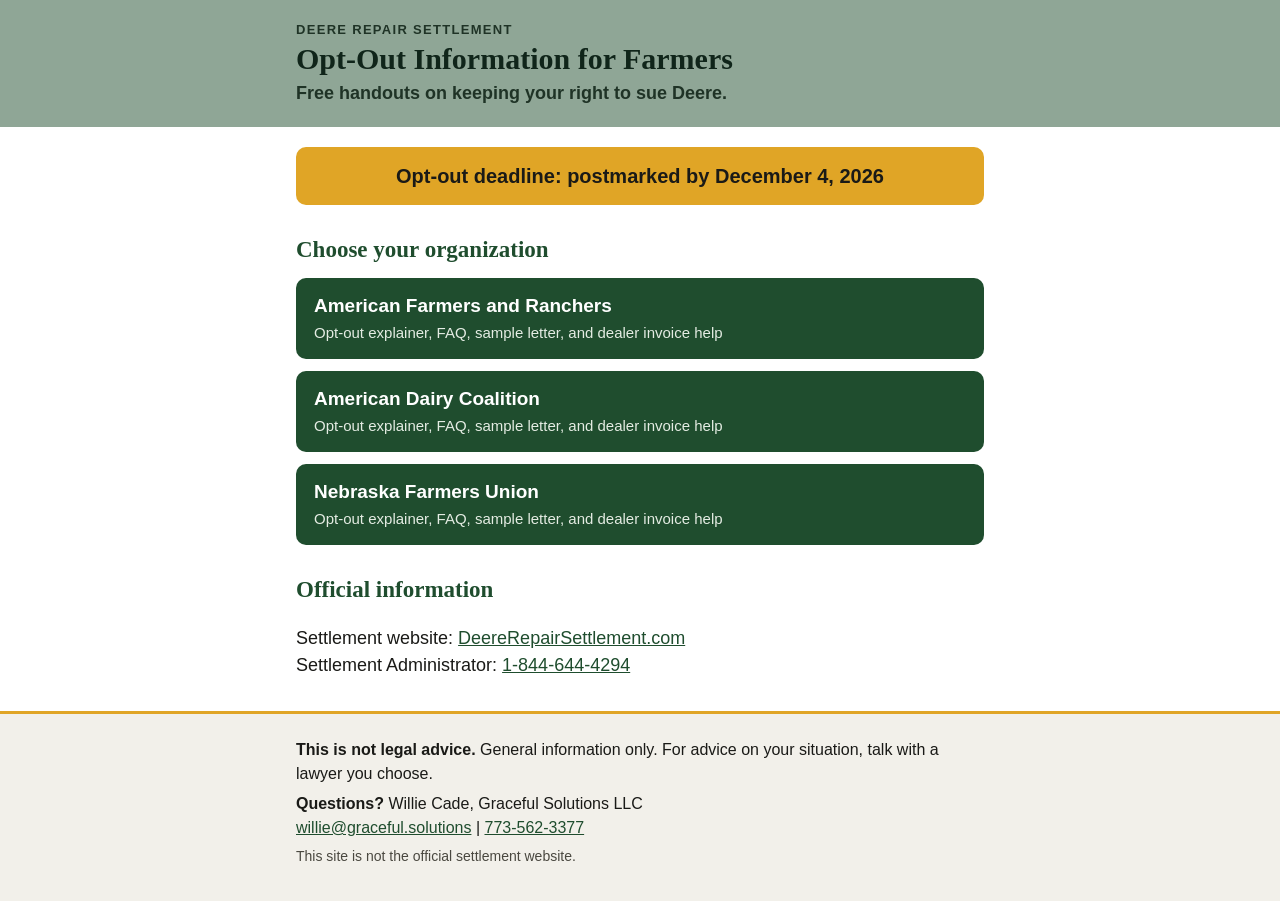
<file: index.html>
<!doctype html>
<html lang="en">
<head>
<meta charset="utf-8">
<meta name="viewport" content="width=device-width, initial-scale=1">
<title>Deere Repair Settlement: Opt-Out Information for Farmers</title>
<meta name="description" content="Free information for farmers on opting out of the Deere repair settlement. Not legal advice.">
<meta property="og:type" content="website">
<meta property="og:url" content="https://williecade11.github.io/deere-optout/">
<meta property="og:title" content="Deere Repair Settlement: Opt-Out Information for Farmers">
<meta property="og:description" content="Keep your right to sue Deere. Free explainer, FAQ, and fill-in opt-out letter. Mail by December 4, 2026. Not legal advice.">
<meta property="og:image" content="https://williecade11.github.io/deere-optout/afr/share-card.jpg">
<meta property="og:image:width" content="1200">
<meta property="og:image:height" content="630">
<meta name="twitter:card" content="summary_large_image">
<link rel="stylesheet" href="style.css">
<script data-goatcounter="https://deere-optout.goatcounter.com/count" async src="https://gc.zgo.at/count.js"></script>
</head>
<body>
<header class="band">
  <div class="wrap">
    <div class="titles">
      <p class="kicker">Deere Repair Settlement</p>
      <h1>Opt-Out Information for Farmers</h1>
      <p class="sub">Free handouts on keeping your right to sue Deere.</p>
    </div>
  </div>
</header>

<main class="wrap">
  <p class="deadline">Opt-out deadline: postmarked by December 4, 2026</p>

  <h2>Choose your organization</h2>
  <div class="buttons">
    <a class="btn" href="afr/">American Farmers and Ranchers<span>Opt-out explainer, FAQ, sample letter, and dealer invoice help</span></a>
    <a class="btn" href="adc/">American Dairy Coalition<span>Opt-out explainer, FAQ, sample letter, and dealer invoice help</span></a>
    <a class="btn" href="nefu/">Nebraska Farmers Union<span>Opt-out explainer, FAQ, sample letter, and dealer invoice help</span></a>
  </div>

  <h2>Official information</h2>
  <p>Settlement website: <a href="https://www.deererepairsettlement.com">DeereRepairSettlement.com</a><br>Settlement Administrator: <a href="tel:18446444294">1-844-644-4294</a></p>
</main>

<footer>
  <div class="wrap">
    <p><strong>This is not legal advice.</strong> General information only. For advice on your situation, talk with a lawyer you choose.</p>
    <p><strong>Questions?</strong> Willie Cade, Graceful Solutions LLC<br><a href="mailto:willie@graceful.solutions">willie@graceful.solutions</a> | <a href="tel:17735623377">773-562-3377</a></p>
    <p class="small">This site is not the official settlement website.</p>
  </div>
</footer>
</body>
</html>
</file>
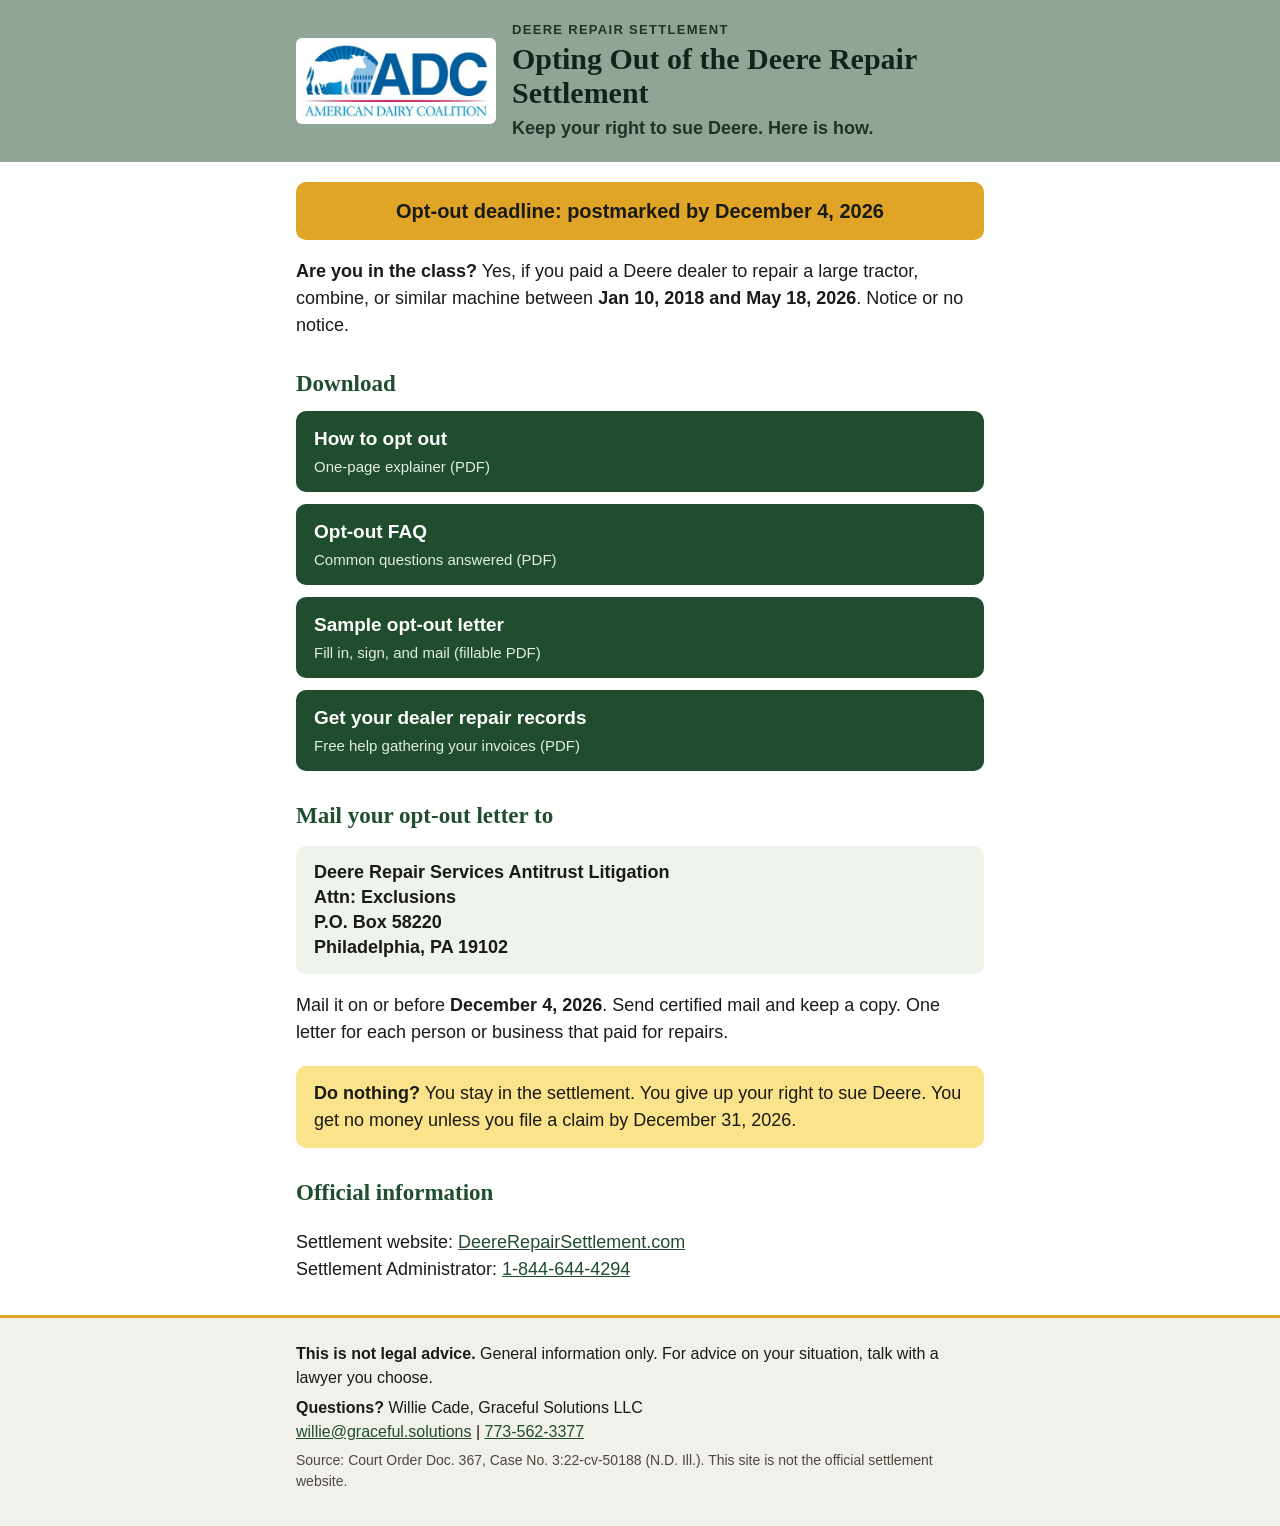
<file: adc/index.html>
<!doctype html>
<html lang="en">
<head>
<meta charset="utf-8">
<meta name="viewport" content="width=device-width, initial-scale=1">
<title>Opting Out of the Deere Repair Settlement</title>
<meta name="description" content="Free information for farmers on opting out of the Deere repair settlement. Opt-out deadline: postmarked by December 4, 2026. Not legal advice.">
<meta property="og:type" content="website">
<meta property="og:url" content="https://williecade11.github.io/deere-optout/adc/">
<meta property="og:title" content="Opting Out of the Deere Repair Settlement">
<meta property="og:description" content="Keep your right to sue Deere. Free explainer, FAQ, and fill-in opt-out letter. Mail by December 4, 2026. Not legal advice.">
<meta property="og:image" content="https://williecade11.github.io/deere-optout/adc/share-card.jpg">
<meta property="og:image:width" content="1200">
<meta property="og:image:height" content="630">
<meta property="og:image:alt" content="Opting Out of the Deere Repair Settlement. Mail by Dec 4, 2026. American Dairy Coalition logo.">
<meta name="twitter:card" content="summary_large_image">
<link rel="stylesheet" href="../style.css">
<script data-goatcounter="https://deere-optout.goatcounter.com/count" async src="https://gc.zgo.at/count.js"></script>
</head>
<body>
<header class="band">
  <div class="wrap">
    <img src="adc-logo.jpg" alt="American Dairy Coalition logo" width="440" height="174" style="width:200px">
    <div class="titles">
      <p class="kicker">Deere Repair Settlement</p>
      <h1>Opting Out of the Deere Repair Settlement</h1>
      <p class="sub">Keep your right to sue Deere. Here is how.</p>
    </div>
  </div>
</header>

<main class="wrap">
  <p class="deadline">Opt-out deadline: postmarked by December 4, 2026</p>

  <p><strong>Are you in the class?</strong> Yes, if you paid a Deere dealer to repair a large tractor, combine, or similar machine between <strong>Jan 10, 2018 and May 18, 2026</strong>. Notice or no notice.</p>

  <h2>Download</h2>
  <div class="buttons">
    <a class="btn" href="opt-out-explainer.pdf" data-goatcounter-click="pdf-explainer" data-goatcounter-title="Download: Opt-out explainer">How to opt out<span>One-page explainer (PDF)</span></a>
    <a class="btn" href="opt-out-faq.pdf" data-goatcounter-click="pdf-faq" data-goatcounter-title="Download: Opt-out FAQ">Opt-out FAQ<span>Common questions answered (PDF)</span></a>
    <a class="btn" href="opt-out-letter.pdf" data-goatcounter-click="pdf-letter" data-goatcounter-title="Download: Sample opt-out letter">Sample opt-out letter<span>Fill in, sign, and mail (fillable PDF)</span></a>
    <a class="btn" href="dealer-invoice-help.pdf" data-goatcounter-click="pdf-invoices" data-goatcounter-title="Download: Dealer invoice help">Get your dealer repair records<span>Free help gathering your invoices (PDF)</span></a>
  </div>

  <h2>Mail your opt-out letter to</h2>
  <div class="box address">Deere Repair Services Antitrust Litigation<br>Attn: Exclusions<br>P.O. Box 58220<br>Philadelphia, PA 19102</div>
  <p>Mail it on or before <strong>December 4, 2026</strong>. Send certified mail and keep a copy. One letter for each person or business that paid for repairs.</p>

  <div class="donothing"><strong>Do nothing?</strong> You stay in the settlement. You give up your right to sue Deere. You get no money unless you file a claim by December 31, 2026.</div>

  <h2>Official information</h2>
  <p>Settlement website: <a href="https://www.deererepairsettlement.com" data-goatcounter-click="out-official" data-goatcounter-title="Outbound: official settlement site">DeereRepairSettlement.com</a><br>Settlement Administrator: <a href="tel:18446444294">1-844-644-4294</a></p>
</main>

<footer>
  <div class="wrap">
    <p><strong>This is not legal advice.</strong> General information only. For advice on your situation, talk with a lawyer you choose.</p>
    <p><strong>Questions?</strong> Willie Cade, Graceful Solutions LLC<br><a href="mailto:willie@graceful.solutions">willie@graceful.solutions</a> | <a href="tel:17735623377">773-562-3377</a></p>
    <p class="small">Source: Court Order Doc. 367, Case No. 3:22-cv-50188 (N.D. Ill.). This site is not the official settlement website.</p>
  </div>
</footer>
</body>
</html>
</file>
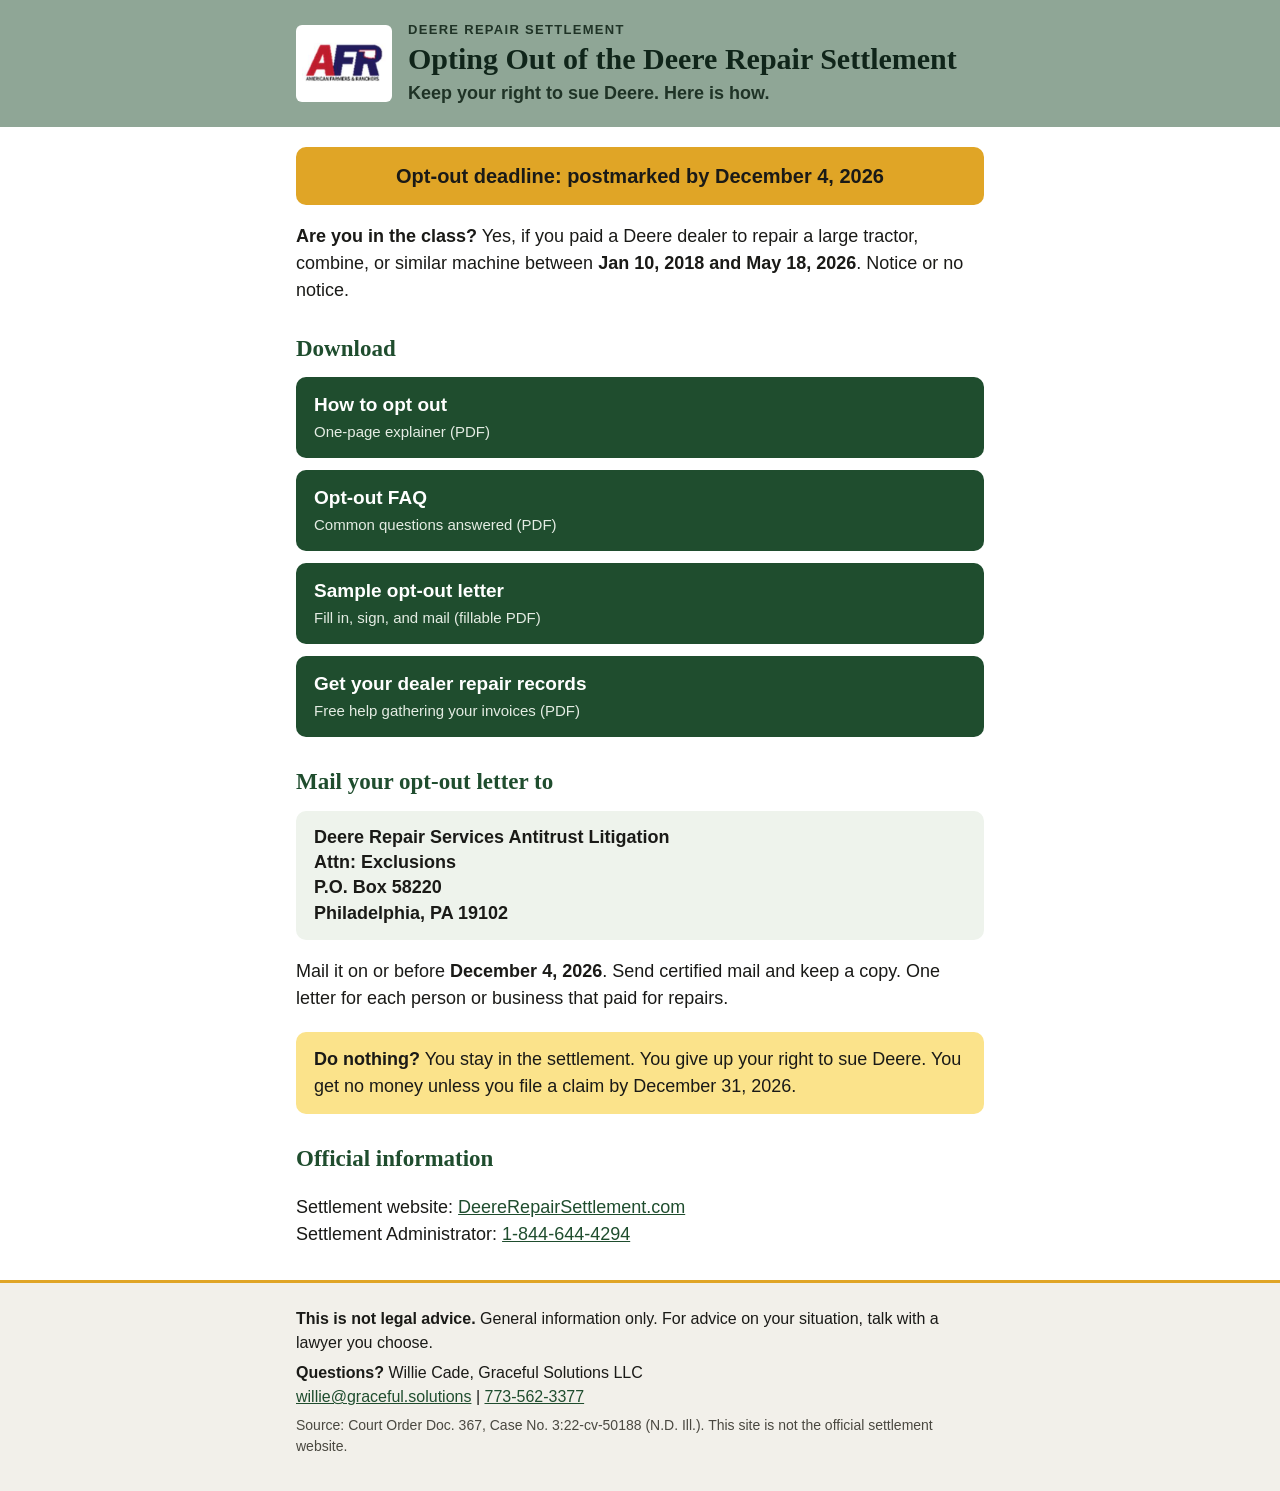
<file: afr/index.html>
<!doctype html>
<html lang="en">
<head>
<meta charset="utf-8">
<meta name="viewport" content="width=device-width, initial-scale=1">
<title>Opting Out of the Deere Repair Settlement</title>
<meta name="description" content="Free information for farmers on opting out of the Deere repair settlement. Opt-out deadline: postmarked by December 4, 2026. Not legal advice.">
<meta property="og:type" content="website">
<meta property="og:url" content="https://williecade11.github.io/deere-optout/afr/">
<meta property="og:title" content="Opting Out of the Deere Repair Settlement">
<meta property="og:description" content="Keep your right to sue Deere. Free explainer, FAQ, and fill-in opt-out letter. Mail by December 4, 2026. Not legal advice.">
<meta property="og:image" content="https://williecade11.github.io/deere-optout/afr/share-card.jpg">
<meta property="og:image:width" content="1200">
<meta property="og:image:height" content="630">
<meta property="og:image:alt" content="Opting Out of the Deere Repair Settlement. Mail by Dec 4, 2026. American Farmers and Ranchers logo.">
<meta name="twitter:card" content="summary_large_image">
<link rel="stylesheet" href="../style.css">
<script data-goatcounter="https://deere-optout.goatcounter.com/count" async src="https://gc.zgo.at/count.js"></script>
</head>
<body>
<header class="band">
  <div class="wrap">
    <img src="afr-logo.jpg" alt="American Farmers and Ranchers logo" width="226" height="174">
    <div class="titles">
      <p class="kicker">Deere Repair Settlement</p>
      <h1>Opting Out of the Deere Repair Settlement</h1>
      <p class="sub">Keep your right to sue Deere. Here is how.</p>
    </div>
  </div>
</header>

<main class="wrap">
  <p class="deadline">Opt-out deadline: postmarked by December 4, 2026</p>

  <p><strong>Are you in the class?</strong> Yes, if you paid a Deere dealer to repair a large tractor, combine, or similar machine between <strong>Jan 10, 2018 and May 18, 2026</strong>. Notice or no notice.</p>

  <h2>Download</h2>
  <div class="buttons">
    <a class="btn" href="opt-out-explainer.pdf" data-goatcounter-click="pdf-explainer" data-goatcounter-title="Download: Opt-out explainer">How to opt out<span>One-page explainer (PDF)</span></a>
    <a class="btn" href="opt-out-faq.pdf" data-goatcounter-click="pdf-faq" data-goatcounter-title="Download: Opt-out FAQ">Opt-out FAQ<span>Common questions answered (PDF)</span></a>
    <a class="btn" href="opt-out-letter.pdf" data-goatcounter-click="pdf-letter" data-goatcounter-title="Download: Sample opt-out letter">Sample opt-out letter<span>Fill in, sign, and mail (fillable PDF)</span></a>
    <a class="btn" href="dealer-invoice-help.pdf" data-goatcounter-click="pdf-invoices" data-goatcounter-title="Download: Dealer invoice help">Get your dealer repair records<span>Free help gathering your invoices (PDF)</span></a>
  </div>

  <h2>Mail your opt-out letter to</h2>
  <div class="box address">Deere Repair Services Antitrust Litigation<br>Attn: Exclusions<br>P.O. Box 58220<br>Philadelphia, PA 19102</div>
  <p>Mail it on or before <strong>December 4, 2026</strong>. Send certified mail and keep a copy. One letter for each person or business that paid for repairs.</p>

  <div class="donothing"><strong>Do nothing?</strong> You stay in the settlement. You give up your right to sue Deere. You get no money unless you file a claim by December 31, 2026.</div>

  <h2>Official information</h2>
  <p>Settlement website: <a href="https://www.deererepairsettlement.com" data-goatcounter-click="out-official" data-goatcounter-title="Outbound: official settlement site">DeereRepairSettlement.com</a><br>Settlement Administrator: <a href="tel:18446444294">1-844-644-4294</a></p>
</main>

<footer>
  <div class="wrap">
    <p><strong>This is not legal advice.</strong> General information only. For advice on your situation, talk with a lawyer you choose.</p>
    <p><strong>Questions?</strong> Willie Cade, Graceful Solutions LLC<br><a href="mailto:willie@graceful.solutions">willie@graceful.solutions</a> | <a href="tel:17735623377">773-562-3377</a></p>
    <p class="small">Source: Court Order Doc. 367, Case No. 3:22-cv-50188 (N.D. Ill.). This site is not the official settlement website.</p>
  </div>
</footer>
</body>
</html>
</file>
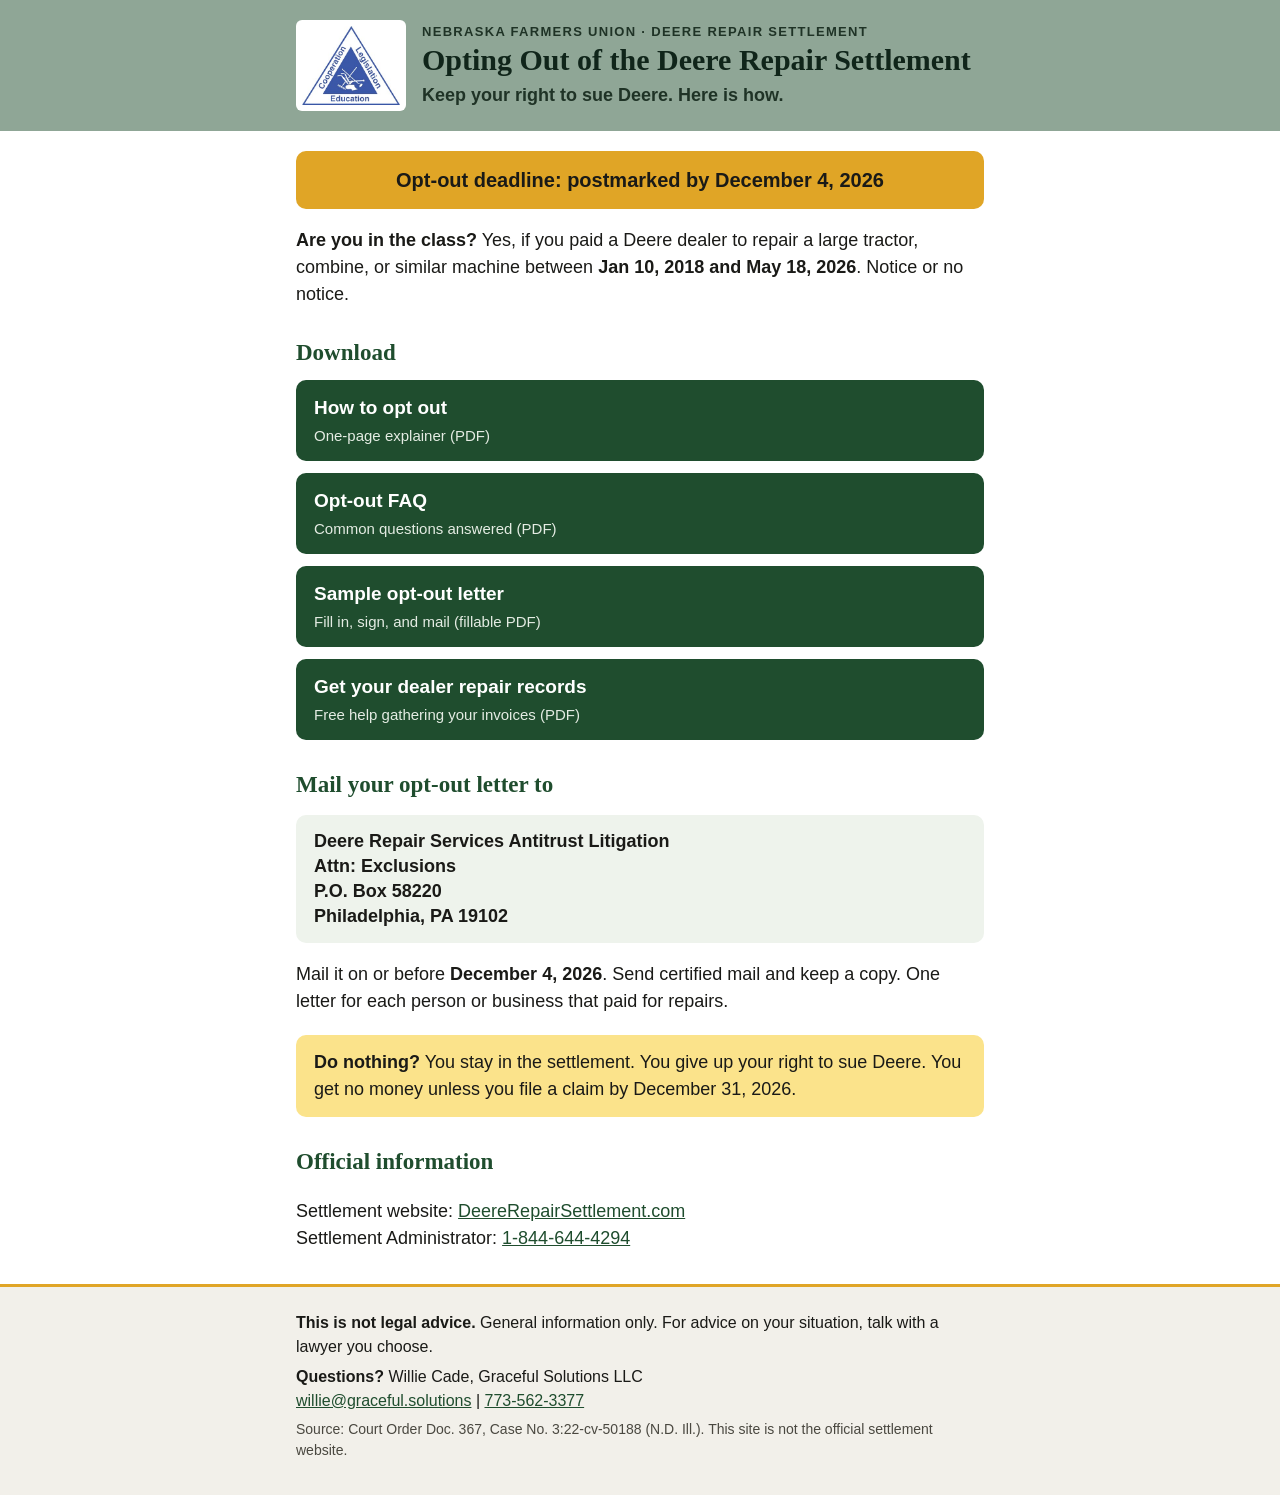
<file: nefu/index.html>
<!doctype html>
<html lang="en">
<head>
<meta charset="utf-8">
<meta name="viewport" content="width=device-width, initial-scale=1">
<title>Opting Out of the Deere Repair Settlement</title>
<meta name="description" content="Free information for farmers on opting out of the Deere repair settlement. Opt-out deadline: postmarked by December 4, 2026. Not legal advice.">
<meta property="og:type" content="website">
<meta property="og:url" content="https://williecade11.github.io/deere-optout/nefu/">
<meta property="og:title" content="Opting Out of the Deere Repair Settlement">
<meta property="og:description" content="Keep your right to sue Deere. Free explainer, FAQ, and fill-in opt-out letter. Mail by December 4, 2026. Not legal advice.">
<meta property="og:image" content="https://williecade11.github.io/deere-optout/nefu/share-card.jpg">
<meta property="og:image:width" content="1200">
<meta property="og:image:height" content="630">
<meta property="og:image:alt" content="Opting Out of the Deere Repair Settlement. Mail by Dec 4, 2026. Nebraska Farmers Union logo.">
<meta name="twitter:card" content="summary_large_image">
<link rel="stylesheet" href="../style.css">
<script data-goatcounter="https://deere-optout.goatcounter.com/count" async src="https://gc.zgo.at/count.js"></script>
</head>
<body>
<header class="band">
  <div class="wrap">
    <img src="nefu-logo.jpg" alt="Nebraska Farmers Union logo" width="300" height="241" style="width:110px">
    <div class="titles">
      <p class="kicker">Nebraska Farmers Union · Deere Repair Settlement</p>
      <h1>Opting Out of the Deere Repair Settlement</h1>
      <p class="sub">Keep your right to sue Deere. Here is how.</p>
    </div>
  </div>
</header>

<main class="wrap">
  <p class="deadline">Opt-out deadline: postmarked by December 4, 2026</p>

  <p><strong>Are you in the class?</strong> Yes, if you paid a Deere dealer to repair a large tractor, combine, or similar machine between <strong>Jan 10, 2018 and May 18, 2026</strong>. Notice or no notice.</p>

  <h2>Download</h2>
  <div class="buttons">
    <a class="btn" href="opt-out-explainer.pdf" data-goatcounter-click="pdf-explainer" data-goatcounter-title="Download: Opt-out explainer">How to opt out<span>One-page explainer (PDF)</span></a>
    <a class="btn" href="opt-out-faq.pdf" data-goatcounter-click="pdf-faq" data-goatcounter-title="Download: Opt-out FAQ">Opt-out FAQ<span>Common questions answered (PDF)</span></a>
    <a class="btn" href="opt-out-letter.pdf" data-goatcounter-click="pdf-letter" data-goatcounter-title="Download: Sample opt-out letter">Sample opt-out letter<span>Fill in, sign, and mail (fillable PDF)</span></a>
    <a class="btn" href="dealer-invoice-help.pdf" data-goatcounter-click="pdf-invoices" data-goatcounter-title="Download: Dealer invoice help">Get your dealer repair records<span>Free help gathering your invoices (PDF)</span></a>
  </div>

  <h2>Mail your opt-out letter to</h2>
  <div class="box address">Deere Repair Services Antitrust Litigation<br>Attn: Exclusions<br>P.O. Box 58220<br>Philadelphia, PA 19102</div>
  <p>Mail it on or before <strong>December 4, 2026</strong>. Send certified mail and keep a copy. One letter for each person or business that paid for repairs.</p>

  <div class="donothing"><strong>Do nothing?</strong> You stay in the settlement. You give up your right to sue Deere. You get no money unless you file a claim by December 31, 2026.</div>

  <h2>Official information</h2>
  <p>Settlement website: <a href="https://www.deererepairsettlement.com" data-goatcounter-click="out-official" data-goatcounter-title="Outbound: official settlement site">DeereRepairSettlement.com</a><br>Settlement Administrator: <a href="tel:18446444294">1-844-644-4294</a></p>
</main>

<footer>
  <div class="wrap">
    <p><strong>This is not legal advice.</strong> General information only. For advice on your situation, talk with a lawyer you choose.</p>
    <p><strong>Questions?</strong> Willie Cade, Graceful Solutions LLC<br><a href="mailto:willie@graceful.solutions">willie@graceful.solutions</a> | <a href="tel:17735623377">773-562-3377</a></p>
    <p class="small">Source: Court Order Doc. 367, Case No. 3:22-cv-50188 (N.D. Ill.). This site is not the official settlement website.</p>
  </div>
</footer>
</body>
</html>
</file>
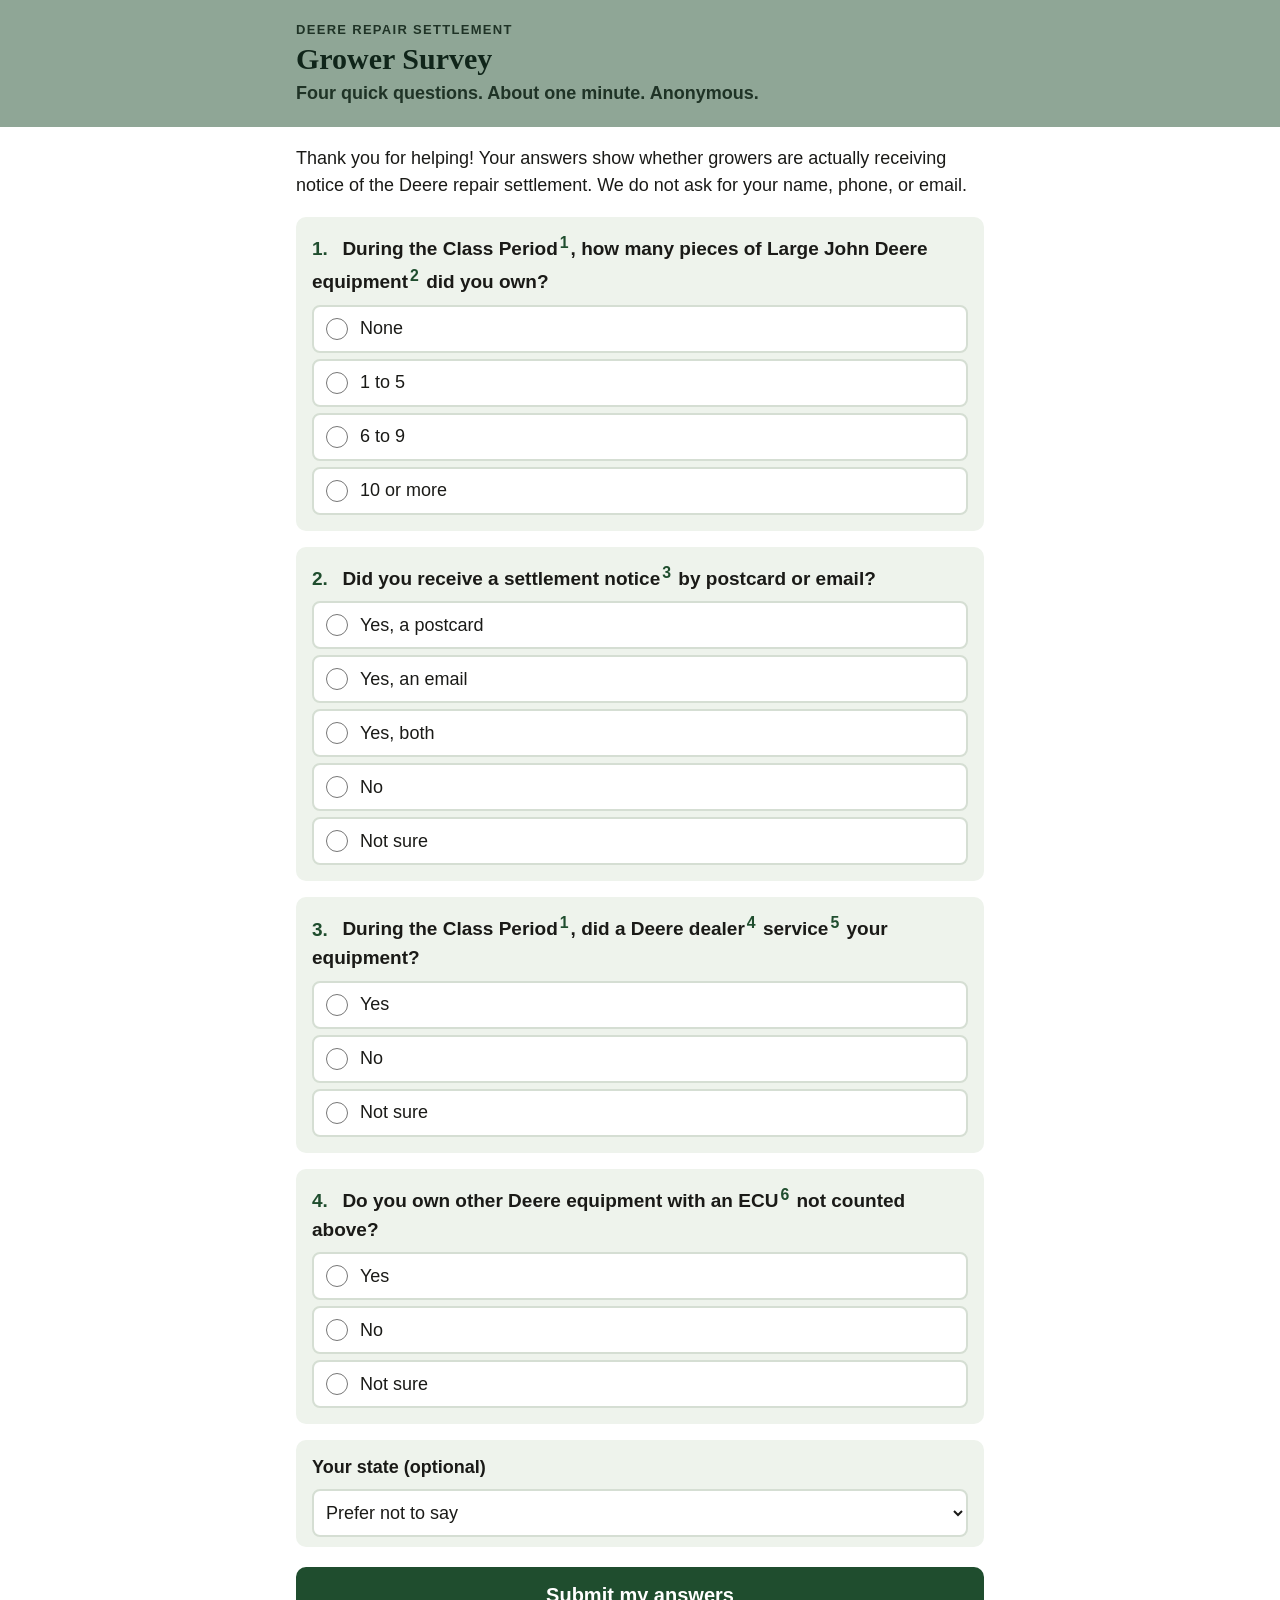
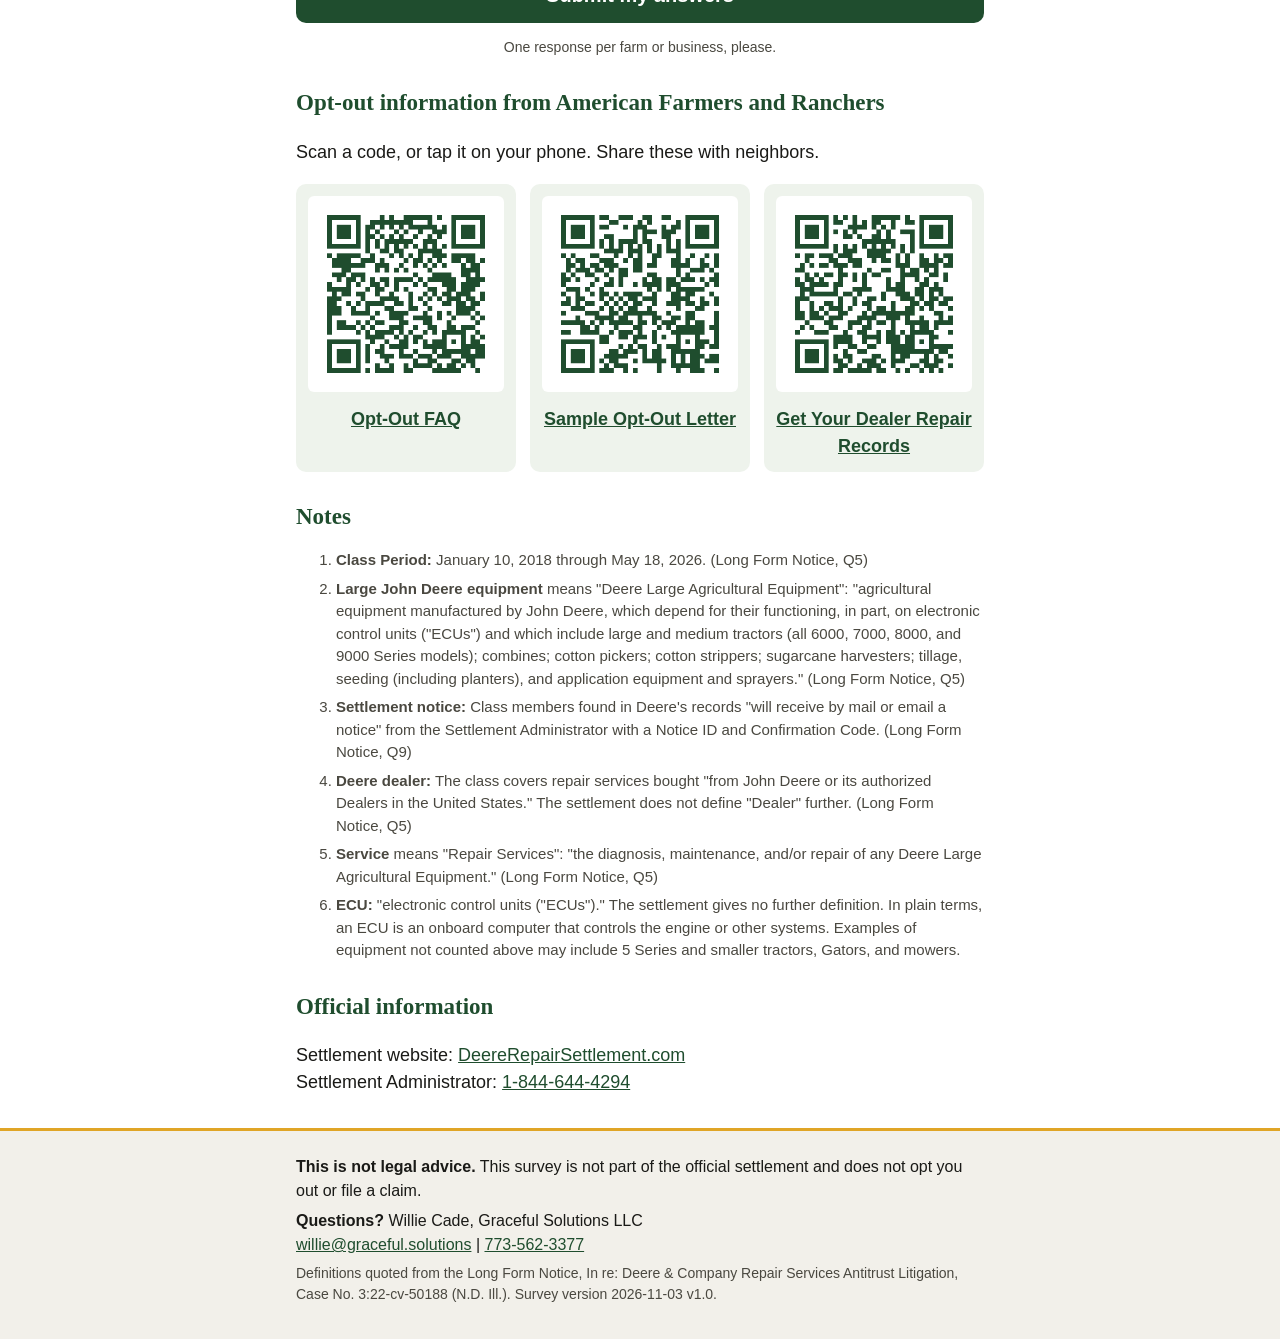
<file: survey/index.html>
<!doctype html>
<html lang="en">
<head>
<meta charset="utf-8">
<meta name="viewport" content="width=device-width, initial-scale=1">
<title>Deere Settlement Grower Survey</title>
<meta name="description" content="Four quick questions for growers about the Deere repair settlement notice. Anonymous. About one minute.">
<meta property="og:type" content="website">
<meta property="og:url" content="https://williecade11.github.io/deere-optout/survey/">
<meta property="og:title" content="Deere Settlement Grower Survey">
<meta property="og:description" content="Did you get a notice about the Deere repair settlement? Four quick questions. Anonymous.">
<link rel="stylesheet" href="../style.css">
<style>
  .q { background: var(--tint); border-radius: 10px; padding: 14px 16px 10px; margin: 16px 0; border: 0; }
  .q legend { font-weight: 700; font-size: 19px; padding: 0; margin-bottom: 8px; float: left; width: 100%; }
  .q legend + * { clear: both; }
  .num { display: inline-block; min-width: 1.6em; color: var(--green); }
  .opt { display: flex; align-items: center; gap: 12px; min-height: 48px; padding: 6px 12px; margin: 6px 0;
         background: #fff; border: 2px solid #D5DED3; border-radius: 8px; cursor: pointer; font-size: 18px; }
  .opt input { width: 22px; height: 22px; accent-color: var(--green); flex: none; margin: 0; }
  .opt:has(input:checked) { border-color: var(--green); background: #F7FAF6; font-weight: 700; }
  .q.missing { outline: 3px solid #B3261E; }
  .err { color: #B3261E; font-weight: 700; display: none; margin: 4px 0 0; }
  .q.missing .err { display: block; }
  select { width: 100%; min-height: 48px; font-size: 18px; padding: 8px; border-radius: 8px; border: 2px solid #D5DED3; background: #fff; color: var(--ink); }
  sup a { text-decoration: none; font-weight: 700; padding: 0 2px; }
  button.btn { display: block; width: 100%; min-height: 56px; border: 0; border-radius: 10px; background: var(--green);
               color: #fff; font: inherit; font-size: 20px; font-weight: 700; cursor: pointer; margin: 20px 0 8px; }
  button.btn:disabled { opacity: 0.6; cursor: wait; }
  .hp { position: absolute; left: -9999px; width: 1px; height: 1px; overflow: hidden; }
  .notes { font-size: 15px; color: var(--muted); }
  .notes li { margin: 6px 0; }
  .notes li:target { background: var(--yellow); }
  .qrgrid { display: grid; grid-template-columns: repeat(auto-fit, minmax(180px, 1fr)); gap: 14px; }
  .qrcard { background: var(--tint); border-radius: 10px; padding: 12px; text-align: center; }
  .qrcard img { width: 100%; max-width: 200px; height: auto; background: #fff; border-radius: 6px; }
  .qrcard p { margin: 6px 0 0; }
  #thanks { display: none; }
  #thanks.show { display: block; }
  .msg { border-radius: 10px; padding: 14px 18px; margin: 14px 0; }
  .msg.ok { background: #DDEBD9; }
  .msg.bad { background: #F9DEDC; }
</style>
<script data-goatcounter="https://deere-optout.goatcounter.com/count" async src="https://gc.zgo.at/count.js"></script>
<script src="config.js"></script>
</head>
<body>
<header class="band">
  <div class="wrap">
    <div class="titles">
      <p class="kicker">Deere Repair Settlement</p>
      <h1>Grower Survey</h1>
      <p class="sub">Four quick questions. About one minute. Anonymous.</p>
    </div>
  </div>
</header>

<main class="wrap">
  <p>Thank you for helping! Your answers show whether growers are actually receiving notice of the Deere repair settlement. We do not ask for your name, phone, or email.</p>

  <form id="survey" novalidate>
    <fieldset class="q" id="q1">
      <legend><span class="num">1.</span>During the Class Period<sup><a href="#n1" aria-label="Note 1">1</a></sup>, how many pieces of Large John Deere equipment<sup><a href="#n2" aria-label="Note 2">2</a></sup> did you own?</legend>
      <label class="opt"><input type="radio" name="q1" value="None"> None</label>
      <label class="opt"><input type="radio" name="q1" value="1 to 5"> 1 to 5</label>
      <label class="opt"><input type="radio" name="q1" value="6 to 9"> 6 to 9</label>
      <label class="opt"><input type="radio" name="q1" value="10 or more"> 10 or more</label>
      <p class="err">Please choose one answer.</p>
    </fieldset>

    <fieldset class="q" id="q2">
      <legend><span class="num">2.</span>Did you receive a settlement notice<sup><a href="#n3" aria-label="Note 3">3</a></sup> by postcard or email?</legend>
      <label class="opt"><input type="radio" name="q2" value="Yes, postcard"> Yes, a postcard</label>
      <label class="opt"><input type="radio" name="q2" value="Yes, email"> Yes, an email</label>
      <label class="opt"><input type="radio" name="q2" value="Yes, both"> Yes, both</label>
      <label class="opt"><input type="radio" name="q2" value="No"> No</label>
      <label class="opt"><input type="radio" name="q2" value="Not sure"> Not sure</label>
      <p class="err">Please choose one answer.</p>
    </fieldset>

    <fieldset class="q" id="q3">
      <legend><span class="num">3.</span>During the Class Period<sup><a href="#n1" aria-label="Note 1">1</a></sup>, did a Deere dealer<sup><a href="#n4" aria-label="Note 4">4</a></sup> service<sup><a href="#n5" aria-label="Note 5">5</a></sup> your equipment?</legend>
      <label class="opt"><input type="radio" name="q3" value="Yes"> Yes</label>
      <label class="opt"><input type="radio" name="q3" value="No"> No</label>
      <label class="opt"><input type="radio" name="q3" value="Not sure"> Not sure</label>
      <p class="err">Please choose one answer.</p>
    </fieldset>

    <fieldset class="q" id="q4">
      <legend><span class="num">4.</span>Do you own other Deere equipment with an ECU<sup><a href="#n6" aria-label="Note 6">6</a></sup> not counted above?</legend>
      <label class="opt"><input type="radio" name="q4" value="Yes"> Yes</label>
      <label class="opt"><input type="radio" name="q4" value="No"> No</label>
      <label class="opt"><input type="radio" name="q4" value="Not sure"> Not sure</label>
      <p class="err">Please choose one answer.</p>
    </fieldset>

    <div class="q">
      <label for="state" style="font-weight:700;display:block;margin-bottom:8px">Your state (optional)</label>
      <select id="state" name="state">
        <option value="">Prefer not to say</option>
      </select>
    </div>

    <div class="hp" aria-hidden="true">
      <label>Leave this empty <input type="text" name="website" tabindex="-1" autocomplete="off"></label>
    </div>

    <button type="submit" class="btn" id="submitBtn">Submit my answers</button>
    <p class="small center">One response per farm or business, please.</p>
  </form>

  <div id="status" role="status" aria-live="polite"></div>

  <section id="thanks">
    <div class="msg ok"><strong>Thank you!</strong> Your answers were received.</div>
    <div class="donothing"><strong>Deadline: December 4, 2026.</strong> If you paid a Deere dealer to service large equipment between Jan 10, 2018 and May 18, 2026, you are in the class whether or not you got a notice. If you do nothing, you stay in the settlement and give up your right to sue Deere.</div>
  </section>

  <h2>Opt-out information from American Farmers and Ranchers</h2>
  <p>Scan a code, or tap it on your phone. Share these with neighbors.</p>
  <div class="qrgrid">
    <a class="qrcard" href="../afr/faq/" data-goatcounter-click="survey-afr-faq" data-goatcounter-title="Survey: AFR FAQ">
      <img src="qr-afr-faq.png" alt="QR code for the AFR Opt-Out FAQ" width="200" height="200">
      <p><strong>Opt-Out FAQ</strong></p>
    </a>
    <a class="qrcard" href="../afr/letter/" data-goatcounter-click="survey-afr-letter" data-goatcounter-title="Survey: AFR letter">
      <img src="qr-afr-letter.png" alt="QR code for the AFR sample opt-out letter" width="200" height="200">
      <p><strong>Sample Opt-Out Letter</strong></p>
    </a>
    <a class="qrcard" href="../afr/invoices/" data-goatcounter-click="survey-afr-invoices" data-goatcounter-title="Survey: AFR invoices">
      <img src="qr-afr-invoices.png" alt="QR code for help getting your dealer repair records" width="200" height="200">
      <p><strong>Get Your Dealer Repair Records</strong></p>
    </a>
  </div>

  <h2>Notes</h2>
  <ol class="notes">
    <li id="n1"><strong>Class Period:</strong> January 10, 2018 through May 18, 2026. (Long Form Notice, Q5)</li>
    <li id="n2"><strong>Large John Deere equipment</strong> means "Deere Large Agricultural Equipment": "agricultural equipment manufactured by John Deere, which depend for their functioning, in part, on electronic control units ("ECUs") and which include large and medium tractors (all 6000, 7000, 8000, and 9000 Series models); combines; cotton pickers; cotton strippers; sugarcane harvesters; tillage, seeding (including planters), and application equipment and sprayers." (Long Form Notice, Q5)</li>
    <li id="n3"><strong>Settlement notice:</strong> Class members found in Deere's records "will receive by mail or email a notice" from the Settlement Administrator with a Notice ID and Confirmation Code. (Long Form Notice, Q9)</li>
    <li id="n4"><strong>Deere dealer:</strong> The class covers repair services bought "from John Deere or its authorized Dealers in the United States." The settlement does not define "Dealer" further. (Long Form Notice, Q5)</li>
    <li id="n5"><strong>Service</strong> means "Repair Services": "the diagnosis, maintenance, and/or repair of any Deere Large Agricultural Equipment." (Long Form Notice, Q5)</li>
    <li id="n6"><strong>ECU:</strong> "electronic control units ("ECUs")." The settlement gives no further definition. In plain terms, an ECU is an onboard computer that controls the engine or other systems. Examples of equipment not counted above may include 5 Series and smaller tractors, Gators, and mowers.</li>
  </ol>

  <h2>Official information</h2>
  <p>Settlement website: <a href="https://www.deererepairsettlement.com">DeereRepairSettlement.com</a><br>Settlement Administrator: <a href="tel:18446444294">1-844-644-4294</a></p>
</main>

<footer>
  <div class="wrap">
    <p><strong>This is not legal advice.</strong> This survey is not part of the official settlement and does not opt you out or file a claim.</p>
    <p><strong>Questions?</strong> Willie Cade, Graceful Solutions LLC<br><a href="mailto:willie@graceful.solutions">willie@graceful.solutions</a> | <a href="tel:17735623377">773-562-3377</a></p>
    <p class="small">Definitions quoted from the Long Form Notice, In re: Deere &amp; Company Repair Services Antitrust Litigation, Case No. 3:22-cv-50188 (N.D. Ill.). Survey version <span id="ver"></span>.</p>
  </div>
</footer>

<script>
(function () {
  var cfg = window.SURVEY_CONFIG || {};
  document.getElementById("ver").textContent = cfg.VERSION || "";

  var states = ["Alabama","Alaska","Arizona","Arkansas","California","Colorado","Connecticut","Delaware","Florida","Georgia","Hawaii","Idaho","Illinois","Indiana","Iowa","Kansas","Kentucky","Louisiana","Maine","Maryland","Massachusetts","Michigan","Minnesota","Mississippi","Missouri","Montana","Nebraska","Nevada","New Hampshire","New Jersey","New Mexico","New York","North Carolina","North Dakota","Ohio","Oklahoma","Oregon","Pennsylvania","Rhode Island","South Carolina","South Dakota","Tennessee","Texas","Utah","Vermont","Virginia","Washington","West Virginia","Wisconsin","Wyoming","Puerto Rico","Other U.S. territory"];
  var sel = document.getElementById("state");
  states.forEach(function (s) { var o = document.createElement("option"); o.value = s; o.textContent = s; sel.appendChild(o); });

  // Where the person came from, e.g. survey/?src=afr-flyer
  var src = "";
  try { src = (new URLSearchParams(location.search).get("src") || "").slice(0, 40); } catch (e) {}

  var form = document.getElementById("survey");
  var statusBox = document.getElementById("status");
  var btn = document.getElementById("submitBtn");

  form.addEventListener("change", function (e) {
    var fs = e.target.closest("fieldset");
    if (fs) fs.classList.remove("missing");
  });

  function showThanks() {
    form.style.display = "none";
    statusBox.innerHTML = "";
    document.getElementById("thanks").classList.add("show");
    window.scrollTo(0, 0);
  }

  form.addEventListener("submit", function (e) {
    e.preventDefault();
    var data = { src: src, version: cfg.VERSION || "" };
    var first = null;
    ["q1", "q2", "q3", "q4"].forEach(function (q) {
      var c = form.querySelector('input[name="' + q + '"]:checked');
      var fs = document.getElementById(q);
      if (!c) { fs.classList.add("missing"); if (!first) first = fs; }
      else { data[q] = c.value; }
    });
    if (first) { first.scrollIntoView({ behavior: "smooth", block: "center" }); return; }
    data.state = sel.value;
    data.website = form.website.value; // spam trap, should be empty

    if (!cfg.SCRIPT_URL) {
      statusBox.innerHTML = '<div class="msg bad">The survey is not connected yet. Please try again later.</div>';
      return;
    }
    btn.disabled = true;
    btn.textContent = "Sending...";
    // text/plain avoids a browser pre-check that Google Apps Script does not answer.
    fetch(cfg.SCRIPT_URL, {
      method: "POST",
      mode: "no-cors",
      headers: { "Content-Type": "text/plain;charset=utf-8" },
      body: JSON.stringify(data)
    }).then(function () {
      try { localStorage.setItem("deereSurveyDone", "1"); } catch (err) {}
      try { window.goatcounter.count({ path: "/survey/submitted", title: "Survey submitted", event: true }); } catch (err) {}
      showThanks();
    }).catch(function () {
      btn.disabled = false;
      btn.textContent = "Submit my answers";
      statusBox.innerHTML = '<div class="msg bad">We could not send your answers. Please check your signal and tap Submit again.</div>';
    });
  });

  try {
    if (localStorage.getItem("deereSurveyDone") === "1") {
      statusBox.innerHTML = '<div class="msg ok">It looks like you already answered on this phone. Thank you! If you are answering for a different farm, go ahead.</div>';
    }
  } catch (e) {}
})();
</script>
</body>
</html>
</file>
<file: style.css>
:root {
  --green: #1F4D2E;
  --green50: #8FA696;
  --tint: #EEF3EC;
  --gold: #E0A526;
  --yellow: #FBE38B;
  --ink: #1A1A17;
  --muted: #4A4840;
  --paper: #FFFFFF;
}
* { box-sizing: border-box; }
html { -webkit-text-size-adjust: 100%; }
body {
  margin: 0;
  background: var(--paper);
  color: var(--ink);
  font-family: Calibri, "Segoe UI", Roboto, Helvetica, Arial, sans-serif;
  font-size: 18px;
  line-height: 1.5;
}
.wrap { max-width: 720px; margin: 0 auto; padding: 0 16px; }
header.band { background: var(--green50); padding: 20px 0; }
header.band .wrap { display: flex; gap: 16px; align-items: center; flex-wrap: wrap; }
header.band img { width: 96px; height: auto; background: #fff; border-radius: 6px; padding: 6px; }
header.band .titles { flex: 1 1 260px; }
.kicker { margin: 0; font-size: 13px; font-weight: 700; letter-spacing: 0.1em; text-transform: uppercase; color: #1F3326; }
h1 { margin: 2px 0 4px; font-family: Georgia, "Times New Roman", serif; font-size: 30px; line-height: 1.15; color: #10251A; }
.sub { margin: 0; font-weight: 700; color: #1F3326; }
.deadline {
  margin: 20px 0 8px; background: var(--gold); border-radius: 10px; padding: 14px 18px;
  font-size: 20px; font-weight: 700; text-align: center;
}
h2 { font-family: Georgia, "Times New Roman", serif; color: var(--green); font-size: 23px; margin: 28px 0 10px; }
.buttons { display: grid; gap: 12px; }
a.btn {
  display: block; min-height: 56px; padding: 14px 18px; border-radius: 10px;
  background: var(--green); color: #fff; text-decoration: none; font-size: 19px; font-weight: 700;
}
a.btn span { display: block; font-size: 15px; font-weight: 400; color: #E4ECE3; margin-top: 2px; }
a.btn:hover, a.btn:focus { background: #14331E; }
a.btn:focus-visible { outline: 3px solid var(--gold); outline-offset: 2px; }
.box { background: var(--tint); border-radius: 10px; padding: 14px 18px; margin: 12px 0; }
.address { font-weight: 700; line-height: 1.4; }
.donothing { background: var(--yellow); border-radius: 10px; padding: 14px 18px; margin: 20px 0; }
a { color: var(--green); }
footer { margin-top: 32px; background: #F2F0EA; border-top: 3px solid var(--gold); padding: 18px 0 28px; font-size: 16px; }
footer p { margin: 6px 0; }
.small { font-size: 14px; color: var(--muted); }
.center { text-align: center; }
</file>
